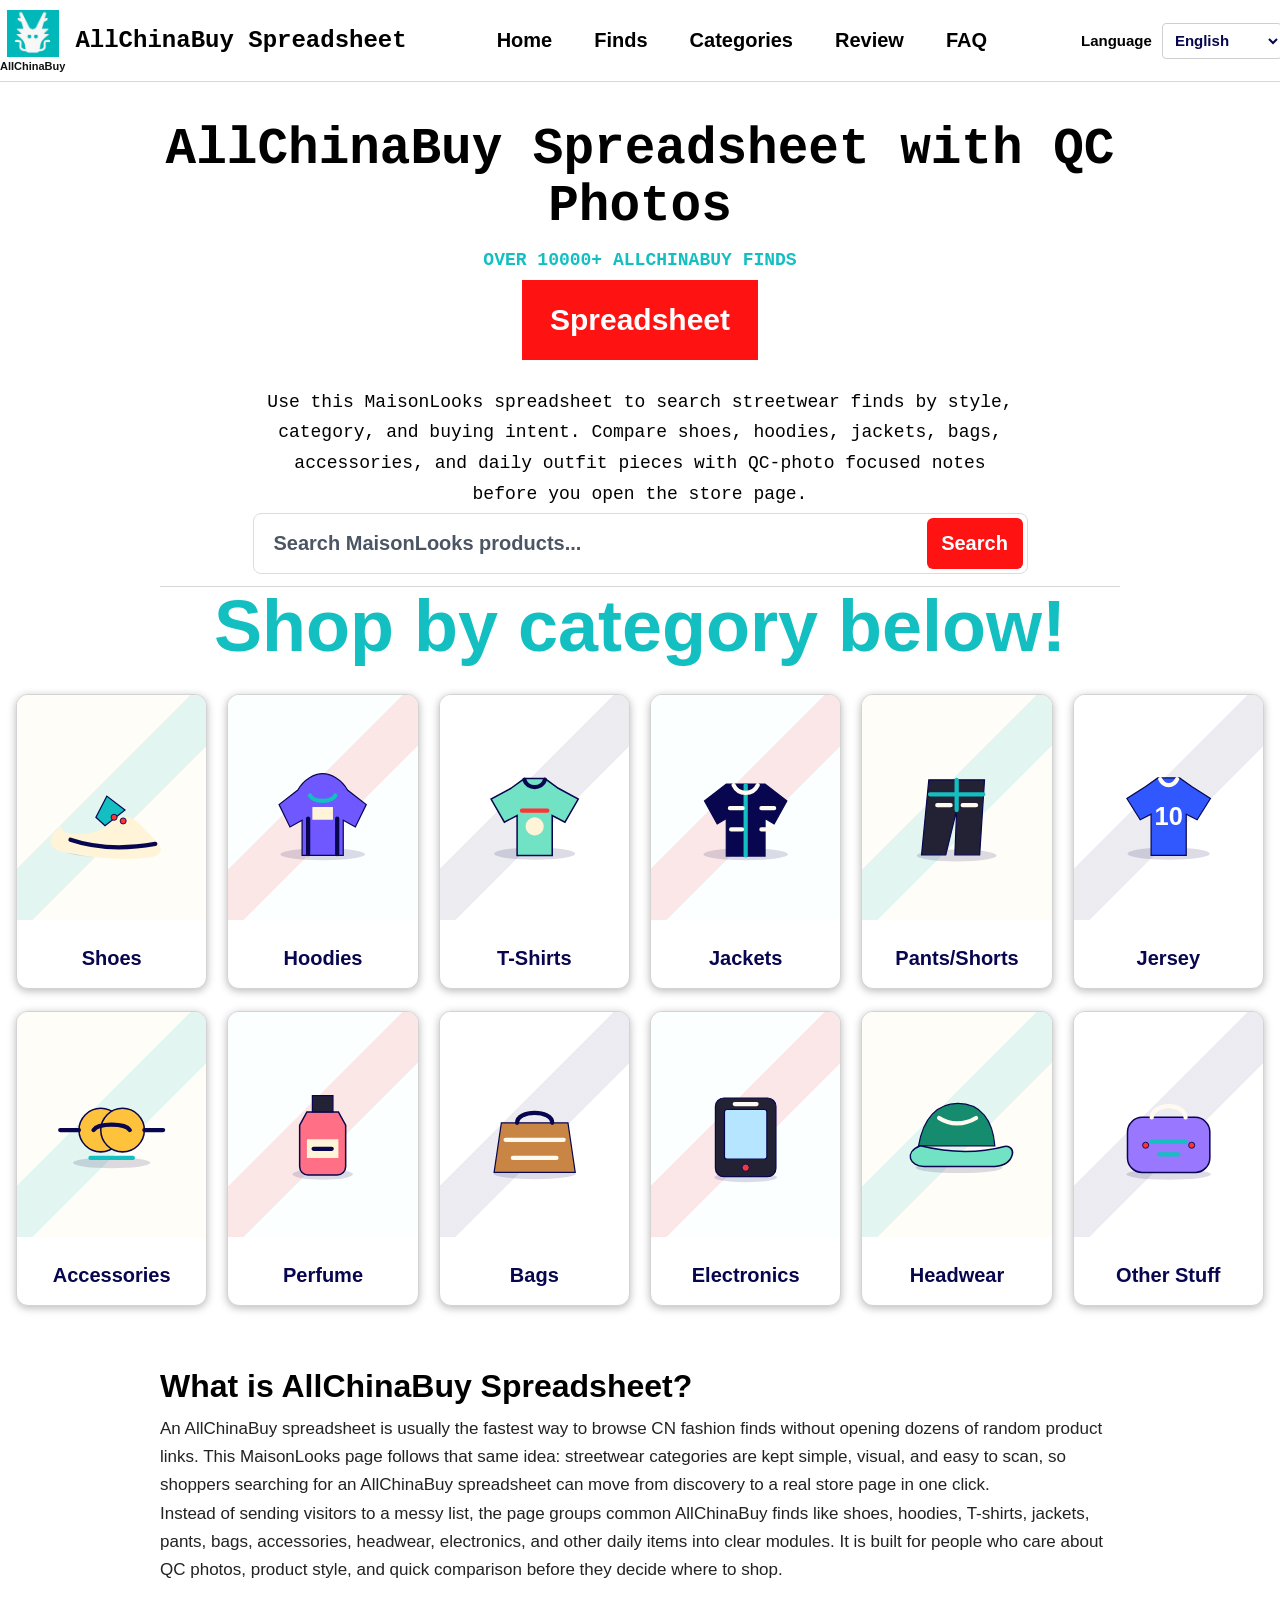
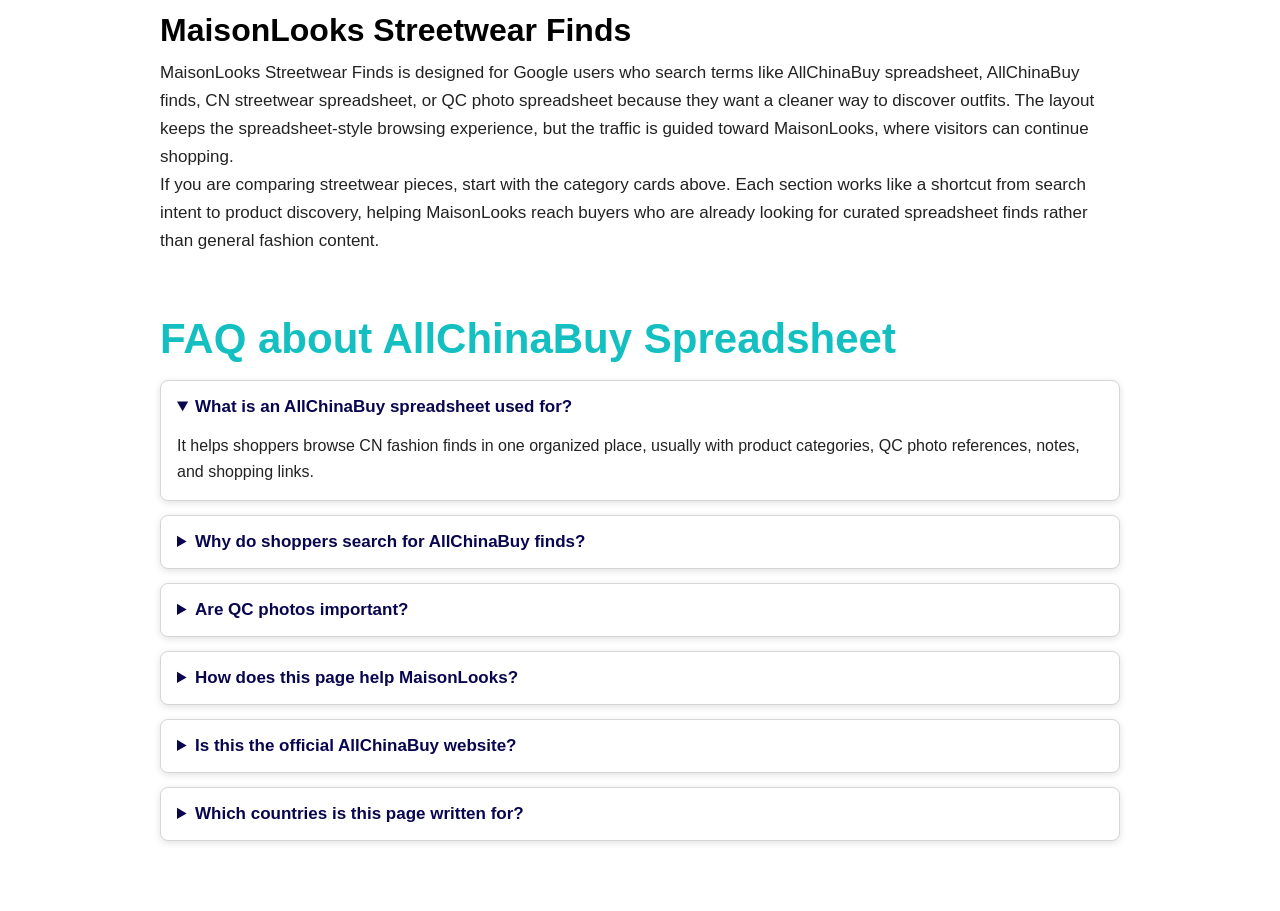
<file: index.html>
﻿<!doctype html>
<html lang="en">
  <head>
    <meta charset="utf-8" />
    <meta name="viewport" content="width=device-width, initial-scale=1" />
    <title>AllChinaBuy Spreadsheet | MaisonLooks Finds with QC Photos</title>
    <meta
      name="description"
      content="Browse an AllChinaBuy spreadsheet-style streetwear directory with QC photos, MaisonLooks finds, and quick category links for shoes, hoodies, jackets, bags, accessories, and more."
    />
    <meta name="robots" content="index, follow" />
    <meta name="theme-color" content="#43c7a8" />
    <link rel="canonical" href="https://acgrid.net/" />
    <link rel="icon" type="image/png" href="assets/site-icon.png" />
    <link rel="apple-touch-icon" href="assets/site-icon.png" />
    <link rel="stylesheet" href="styles.css?v=4" />
    <meta property="og:type" content="website" />
    <meta property="og:url" content="https://acgrid.net/" />
    <meta property="og:title" content="AllChinaBuy Spreadsheet | MaisonLooks Finds with QC Photos" />
    <meta
      property="og:description"
      content="Browse an AllChinaBuy spreadsheet-style streetwear directory with QC photos, MaisonLooks finds, and quick category links."
    />
    <meta property="og:image" content="https://acgrid.net/assets/site-icon.png" />
    <meta name="twitter:card" content="summary" />
    <meta name="twitter:title" content="AllChinaBuy Spreadsheet | MaisonLooks Finds with QC Photos" />
    <meta
      name="twitter:description"
      content="Browse AllChinaBuy spreadsheet-style streetwear finds with QC photos and MaisonLooks category links."
    />
    <script type="application/ld+json">
      {
        "@context": "https://schema.org",
        "@graph": [
          {
            "@type": "WebSite",
            "@id": "https://acgrid.net/#website",
            "url": "https://acgrid.net/",
            "name": "AllChinaBuy Spreadsheet",
            "alternateName": "AlIChinaBuy Spreadsheet",
            "description": "AllChinaBuy spreadsheet-style streetwear directory with QC photos, MaisonLooks finds, and category links.",
            "inLanguage": "en"
          },
          {
            "@type": "WebPage",
            "@id": "https://acgrid.net/#webpage",
            "url": "https://acgrid.net/",
            "name": "AllChinaBuy Spreadsheet | MaisonLooks Finds with QC Photos",
            "isPartOf": { "@id": "https://acgrid.net/#website" },
            "description": "Browse AllChinaBuy spreadsheet-style streetwear finds with QC photos, category shortcuts, and MaisonLooks shopping links.",
            "dateModified": "2026-06-03",
            "primaryImageOfPage": {
              "@type": "ImageObject",
              "url": "https://acgrid.net/assets/site-icon.png"
            }
          },
          {
            "@type": "FAQPage",
            "@id": "https://acgrid.net/#faq-schema",
            "mainEntity": [
              {
                "@type": "Question",
                "name": "What is an AllChinaBuy spreadsheet used for?",
                "acceptedAnswer": {
                  "@type": "Answer",
                  "text": "It helps shoppers browse CN fashion finds in one organized place, usually with product categories, QC photo references, notes, and shopping links."
                }
              },
              {
                "@type": "Question",
                "name": "Why do shoppers search for AllChinaBuy finds?",
                "acceptedAnswer": {
                  "@type": "Answer",
                  "text": "Most users want faster discovery. They are looking for shoes, hoodies, jackets, bags, accessories, and streetwear pieces without sorting through unrelated listings."
                }
              },
              {
                "@type": "Question",
                "name": "Are QC photos important?",
                "acceptedAnswer": {
                  "@type": "Answer",
                  "text": "Yes. QC photos help shoppers compare shape, color, print placement, material texture, and overall product accuracy before buying."
                }
              },
              {
                "@type": "Question",
                "name": "How does this page help MaisonLooks?",
                "acceptedAnswer": {
                  "@type": "Answer",
                  "text": "It captures search intent around AllChinaBuy spreadsheet keywords and turns that traffic into category-level visits to the MaisonLooks store."
                }
              },
              {
                "@type": "Question",
                "name": "Is this the official AllChinaBuy website?",
                "acceptedAnswer": {
                  "@type": "Answer",
                  "text": "No. This is an independent discovery page for MaisonLooks streetwear shoppers. It uses a spreadsheet-style layout to make browsing easier."
                }
              },
              {
                "@type": "Question",
                "name": "Which countries is this page written for?",
                "acceptedAnswer": {
                  "@type": "Answer",
                  "text": "The content is prepared for English and major European languages so shoppers in the United States, United Kingdom, Germany, France, Spain, Italy, Portugal, and the Netherlands can read it more comfortably."
                }
              }
            ]
          }
        ]
      }
    </script>
  </head>
  <body>
    <header class="site-header">
      <a class="logo" href="#top" style="display: inline-flex; align-items: center; gap: 10px;">
        <span class="logo-lockup" style="display: inline-flex; flex-direction: column; align-items: center; line-height: 1;">
          <img
            class="logo-icon"
            src="assets/original-icon.png?v=3"
            alt="AlIChinaBuy AllChinaBuy spreadsheet site icon for QC photos and streetwear finds"
            width="229"
            height="210"
            decoding="async"
            style="width: auto; height: 48px; object-fit: contain;"
          />
          <span class="logo-caption" aria-hidden="true" style="display: block; margin-top: 3px; color: #111; font-family: Arial, Helvetica, sans-serif; font-size: 11px; font-weight: 800; letter-spacing: 0;">AlIChinaBuy</span>
        </span>
        <span data-i18n="brand">AllChinaBuy Spreadsheet</span>
      </a>
      <nav class="nav" aria-label="Site navigation">
        <a href="index.html" data-i18n="navHome">Home</a>
        <a href="finds.html">Finds</a>
        <a href="categories.html">Categories</a>
        <a href="review.html">Review</a>
        <a href="#faq" data-i18n="navFaq">FAQ</a>
      </nav>
      <div class="header-tools" aria-label="Reading and language tools">
        <label class="language-label" for="languageSelect" data-i18n="languageLabel">Language</label>
        <select id="languageSelect" class="language-select" aria-label="Language">
          <option value="en">English</option>
          <option value="de">Deutsch</option>
          <option value="fr">Francais</option>
          <option value="es">Espanol</option>
          <option value="it">Italiano</option>
          <option value="pt">Portugues</option>
          <option value="nl">Nederlands</option>
        </select>
        <button id="themeToggle" class="theme-toggle" type="button" data-i18n="themeDark">Night</button>
      </div>
    </header>

    <main id="top">
      <section class="hero">
        <h1 data-i18n="heroTitle">AllChinaBuy Spreadsheet with QC Photos</h1>
        <p class="hero-kicker"><span data-i18n="heroTopBefore">OVER 10000+</span> <span>ALLCHINABUY</span> <span data-i18n="heroTopAfter">FINDS</span></p>
        <a class="red-button" href="#spreadsheet" data-i18n="heroSpreadsheet">Spreadsheet</a>
        <p>
          <span data-i18n="heroText">Use this MaisonLooks spreadsheet to search streetwear finds by style, category, and buying intent. Compare shoes, hoodies, jackets, bags, accessories, and daily outfit pieces with QC-photo focused notes before you open the store page.</span>
        </p>
        <form class="store-search" id="storeSearch" role="search" aria-label="Search MaisonLooks store" action="https://streetstyle.maisonlooks.com/en/search" method="get" onsubmit="return openMaisonLooksSearch(event)">
          <input id="storeSearchInput" name="q" type="search" aria-label="Search MaisonLooks AllChinaBuy spreadsheet finds" data-i18n-placeholder="searchPlaceholder" placeholder="Search MaisonLooks products..." />
          <button type="submit" data-i18n="searchButton">Search</button>
        </form>
      </section>

      <section id="categories" class="categories">
        <h2 data-i18n="categoryHeading">Shop by category below!</h2>
        <div class="grid">
          <a id="shoes" class="card" href="https://streetstyle.maisonlooks.com/en?categorySlug=shoes" aria-label="Shop shoes from the AllChinaBuy spreadsheet with QC photos">
            <svg class="vector-art" viewBox="0 0 240 180" role="img" aria-label="Shoes category for AllChinaBuy spreadsheet finds">
              <ellipse class="shadow" cx="120" cy="149" rx="76" ry="10" />
              <path class="cream" d="M43 118c32 7 56 1 79-18 14-12 30-11 45 5l30 31c8 8 4 20-8 22-52 8-104 2-153-9-18-4-22-18-11-30l9-10c3-3 4 6 9 9z" />
              <path class="teal" d="M94 93l18-35 30 23-33 26z" />
              <path class="ink-line" d="M52 130c41 14 88 16 140 7" />
              <circle class="coral" cx="124" cy="93" r="5" />
              <circle class="coral" cx="139" cy="99" r="5" />
            </svg>
            <h3 data-i18n="catShoes">Shoes</h3>
          </a>
          <a id="hoodies" class="card" href="https://streetstyle.maisonlooks.com/en?categorySlug=hoodies" aria-label="Shop hoodies from the AllChinaBuy spreadsheet with QC photos">
            <svg class="vector-art" viewBox="0 0 240 180" role="img" aria-label="Hoodies category for AllChinaBuy spreadsheet finds">
              <ellipse class="shadow" cx="120" cy="154" rx="70" ry="10" />
              <path class="lavender" d="M79 48c10-18 28-27 41-27s31 9 41 27l31 24-18 37-20-11v58H86V98l-20 11-18-37 31-24z" />
              <path class="teal-stroke" d="M99 57c7 12 35 12 42 0" />
              <path class="ink-line" d="M96 154V95m48 59V95" />
              <path class="cream" d="M103 76h34v21h-34z" />
            </svg>
            <h3 data-i18n="catHoodies">Hoodies</h3>
          </a>
          <a id="tshirts" class="card" href="https://streetstyle.maisonlooks.com/en?categorySlug=t-shirts" aria-label="Shop T-shirts from the AllChinaBuy spreadsheet with QC photos">
            <svg class="vector-art" viewBox="0 0 240 180" role="img" aria-label="T-shirts category for AllChinaBuy spreadsheet finds">
              <ellipse class="shadow" cx="120" cy="153" rx="67" ry="10" />
              <path class="mint" d="M81 45l22-16h34l22 16 33 18-22 38-21-11v66H91V90l-21 11-22-38z" />
              <path class="ink-line" d="M103 31c5 16 29 16 34 0" />
              <path class="coral-stroke" d="M99 82h42" />
              <circle class="cream" cx="120" cy="108" r="15" />
            </svg>
            <h3 data-i18n="catTshirts">T-Shirts</h3>
          </a>
          <a id="jackets" class="card" href="https://streetstyle.maisonlooks.com/en?categorySlug=jackets" aria-label="Shop jackets from the AllChinaBuy spreadsheet with QC photos">
            <svg class="vector-art" viewBox="0 0 240 180" role="img" aria-label="Jackets category for AllChinaBuy spreadsheet finds">
              <ellipse class="shadow" cx="120" cy="154" rx="70" ry="10" />
              <path class="navy" d="M88 38h64l36 28-21 38-15-9v62H88V95l-15 9-21-38z" />
              <path class="teal-stroke" d="M120 40v116" />
              <path class="cream-stroke" d="M94 78h21m31 0h21M96 113h18m32 0h18" />
              <path class="cream-stroke" d="M100 40c8 17 32 17 40 0" />
            </svg>
            <h3 data-i18n="catJackets">Jackets</h3>
          </a>
          <a id="pants" class="card" href="https://streetstyle.maisonlooks.com/en?categorySlug=pants" aria-label="Shop pants and shorts from the AllChinaBuy spreadsheet with QC photos">
            <svg class="vector-art" viewBox="0 0 240 180" role="img" aria-label="Pants and shorts category for AllChinaBuy spreadsheet finds">
              <ellipse class="shadow" cx="120" cy="156" rx="66" ry="10" />
              <path class="charcoal" d="M74 31h92l-8 124h-41l3-74-18 74H62z" />
              <path class="teal-stroke" d="M76 55h88M120 31v50" />
              <path class="cream-stroke" d="M88 73h22m42 0h-22" />
            </svg>
            <h3 data-i18n="catPants">Pants/Shorts</h3>
          </a>
          <a id="jersey" class="card" href="https://streetstyle.maisonlooks.com/en?categorySlug=jersey" aria-label="Shop jerseys from the AllChinaBuy spreadsheet with QC photos">
            <svg class="vector-art" viewBox="0 0 240 180" role="img" aria-label="Jersey category for AllChinaBuy spreadsheet finds">
              <ellipse class="shadow" cx="120" cy="153" rx="68" ry="10" />
              <path class="royal" d="M82 42l20-14h36l20 14 31 20-22 35-18-9v68H91V88l-18 9-22-35z" />
              <path class="cream-stroke" d="M106 30c6 13 22 13 28 0" />
              <text x="120" y="105" text-anchor="middle" class="number">10</text>
            </svg>
            <h3 data-i18n="catJersey">Jersey</h3>
          </a>
          <a id="accessories" class="card" href="https://streetstyle.maisonlooks.com/en?categorySlug=accessories" aria-label="Shop accessories from the AllChinaBuy spreadsheet with QC photos">
            <svg class="vector-art" viewBox="0 0 240 180" role="img" aria-label="Accessories category for AllChinaBuy spreadsheet finds">
              <ellipse class="shadow" cx="120" cy="140" rx="64" ry="9" />
              <circle class="amber" cx="102" cy="86" r="36" />
              <circle class="amber" cx="138" cy="86" r="36" />
              <path class="ink-line" d="M66 86H35m170 0h-31M90 86c8-12 52-12 60 0" />
              <path class="teal-stroke" d="M85 132h70" />
            </svg>
            <h3 data-i18n="catAccessories">Accessories</h3>
          </a>
          <a id="perfume" class="card" href="https://streetstyle.maisonlooks.com/en?categorySlug=perfume" aria-label="Shop perfume and fragrances from the AllChinaBuy spreadsheet with QC photos">
            <svg class="vector-art" viewBox="0 0 240 180" role="img" aria-label="Perfume category for AllChinaBuy spreadsheet finds">
              <ellipse class="shadow" cx="120" cy="159" rx="50" ry="9" />
              <path class="rose" d="M94 56h52l12 22v68c0 8-6 14-14 14H96c-8 0-14-6-14-14V78z" />
              <path class="charcoal" d="M103 29h34v27h-34z" />
              <path class="cream" d="M94 101h52v31H94z" />
              <path class="ink-line" d="M105 117h30" />
            </svg>
            <h3 data-i18n="catPerfume">Perfume</h3>
          </a>
          <a id="bags" class="card" href="https://streetstyle.maisonlooks.com/en?categorySlug=bags" aria-label="Shop bags and backpacks from the AllChinaBuy spreadsheet with QC photos">
            <svg class="vector-art" viewBox="0 0 240 180" role="img" aria-label="Bags category for AllChinaBuy spreadsheet finds">
              <ellipse class="shadow" cx="120" cy="158" rx="68" ry="9" />
              <path class="tan" d="M65 74h110l12 82H53z" />
              <path class="ink-line" d="M91 74c0-22 58-22 58 0" />
              <path class="cream-stroke" d="M72 102h96M84 132h72" />
            </svg>
            <h3 data-i18n="catBags">Bags</h3>
          </a>
          <a id="electronics" class="card" href="https://streetstyle.maisonlooks.com/en?categorySlug=electronics" aria-label="Shop electronics from the AllChinaBuy spreadsheet with QC photos">
            <svg class="vector-art" viewBox="0 0 240 180" role="img" aria-label="Electronics category for AllChinaBuy spreadsheet finds">
              <ellipse class="shadow" cx="120" cy="164" rx="52" ry="8" />
              <rect class="charcoal" x="70" y="33" width="100" height="130" rx="14" />
              <rect class="sky" x="85" y="52" width="70" height="82" rx="4" />
              <circle class="coral" cx="120" cy="148" r="6" />
              <path class="cream-stroke" d="M102 43h36" />
            </svg>
            <h3 data-i18n="catElectronics">Electronics</h3>
          </a>
          <a id="headwear" class="card" href="https://streetstyle.maisonlooks.com/en?categorySlug=headwear" aria-label="Shop headwear and hats from the AllChinaBuy spreadsheet with QC photos">
            <svg class="vector-art" viewBox="0 0 240 180" role="img" aria-label="Headwear category for AllChinaBuy spreadsheet finds">
              <ellipse class="shadow" cx="124" cy="148" rx="72" ry="9" />
              <path class="forest" d="M57 112c8-46 31-70 65-70 38 0 58 28 61 70H57z" />
              <path class="mint" d="M60 112c49 12 94 13 139 1 8-2 15 5 13 13-3 12-13 19-29 20H66c-23 0-34-23-6-34z" />
              <path class="cream-stroke" d="M91 66c18 12 41 12 61 0" />
            </svg>
            <h3 data-i18n="catHeadwear">Headwear</h3>
          </a>
          <a id="other" class="card" href="https://streetstyle.maisonlooks.com/en?categorySlug=other" aria-label="Shop all other AllChinaBuy spreadsheet finds with QC photos">
            <svg class="vector-art" viewBox="0 0 240 180" role="img" aria-label="Other category for AllChinaBuy spreadsheet finds">
              <ellipse class="shadow" cx="120" cy="159" rx="70" ry="9" />
              <path class="purple" d="M76 65h88c13 0 24 11 24 24v43c0 13-11 24-24 24H76c-13 0-24-11-24-24V89c0-13 11-24 24-24z" />
              <path class="cream-stroke" d="M92 65c3-25 53-25 56 0" />
              <path class="teal-stroke" d="M92 105h56M104 126h32" />
              <circle class="coral" cx="82" cy="111" r="5" />
              <circle class="coral" cx="158" cy="111" r="5" />
            </svg>
            <h3 data-i18n="catOther">Other Stuff</h3>
          </a>
        </div>
      </section>

      <section id="spreadsheet" class="seo">
        <h2 data-i18n="seoTitle1">What is AllChinaBuy Spreadsheet?</h2>
        <p data-i18n="seoP1">
          An AllChinaBuy spreadsheet is usually the fastest way to browse CN fashion finds without opening dozens of random product links. This MaisonLooks page follows that same idea: streetwear categories are kept simple, visual, and easy to scan, so shoppers searching for an AllChinaBuy spreadsheet can move from discovery to a real store page in one click.
        </p>
        <p data-i18n="seoP2">
          Instead of sending visitors to a messy list, the page groups common AllChinaBuy finds like shoes, hoodies, T-shirts, jackets, pants, bags, accessories, headwear, electronics, and other daily items into clear modules. It is built for people who care about QC photos, product style, and quick comparison before they decide where to shop.
        </p>
        <h2 data-i18n="seoTitle2">MaisonLooks Streetwear Finds</h2>
        <p data-i18n="seoP3">
          MaisonLooks Streetwear Finds is designed for Google users who search terms like AllChinaBuy spreadsheet, AllChinaBuy finds, CN streetwear spreadsheet, or QC photo spreadsheet because they want a cleaner way to discover outfits. The layout keeps the spreadsheet-style browsing experience, but the traffic is guided toward MaisonLooks, where visitors can continue shopping.
        </p>
        <p data-i18n="seoP4">
          If you are comparing streetwear pieces, start with the category cards above. Each section works like a shortcut from search intent to product discovery, helping MaisonLooks reach buyers who are already looking for curated spreadsheet finds rather than general fashion content.
        </p>
      </section>

      <section id="faq" class="faq-section">
        <h2 data-i18n="faqTitle">FAQ about AllChinaBuy Spreadsheet</h2>
        <div class="faq-grid">
          <details open>
            <summary data-i18n="faqQ1">What is an AllChinaBuy spreadsheet used for?</summary>
            <p data-i18n="faqA1">It helps shoppers browse CN fashion finds in one organized place, usually with product categories, QC photo references, notes, and shopping links.</p>
          </details>
          <details>
            <summary data-i18n="faqQ2">Why do shoppers search for AllChinaBuy finds?</summary>
            <p data-i18n="faqA2">Most users want faster discovery. They are looking for shoes, hoodies, jackets, bags, accessories, and streetwear pieces without sorting through unrelated listings.</p>
          </details>
          <details>
            <summary data-i18n="faqQ3">Are QC photos important?</summary>
            <p data-i18n="faqA3">Yes. QC photos help shoppers compare shape, color, print placement, material texture, and overall product accuracy before buying.</p>
          </details>
          <details>
            <summary data-i18n="faqQ4">How does this page help MaisonLooks?</summary>
            <p data-i18n="faqA4">It captures search intent around AllChinaBuy spreadsheet keywords and turns that traffic into category-level visits to the MaisonLooks store.</p>
          </details>
          <details>
            <summary data-i18n="faqQ5">Is this the official AllChinaBuy website?</summary>
            <p data-i18n="faqA5">No. This is an independent discovery page for MaisonLooks streetwear shoppers. It uses a spreadsheet-style layout to make browsing easier.</p>
          </details>
          <details>
            <summary data-i18n="faqQ6">Which countries is this page written for?</summary>
            <p data-i18n="faqA6">The content is prepared for English and major European languages so shoppers in the United States, United Kingdom, Germany, France, Spain, Italy, Portugal, and the Netherlands can read it more comfortably.</p>
          </details>
        </div>
      </section>
    </main>
    <script src="js/site.js?v=6"></script>
  </body>
</html>
</file>
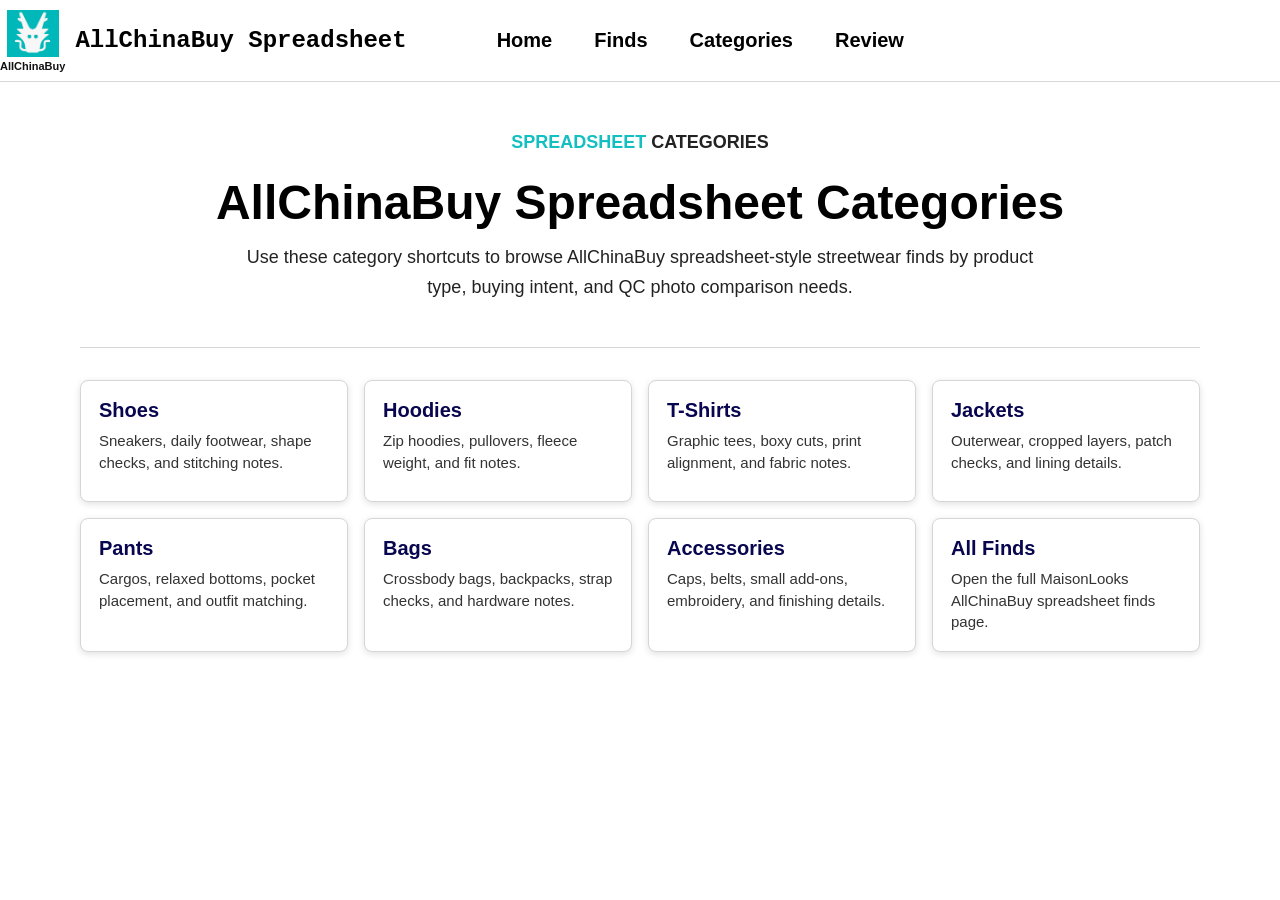
<file: categories.html>
<!doctype html>
<html lang="en">
  <head>
    <meta charset="utf-8" />
    <meta name="viewport" content="width=device-width, initial-scale=1" />
    <title>AllChinaBuy Spreadsheet Categories | Shoes Hoodies Bags QC Photos</title>
    <meta
      name="description"
      content="Explore AllChinaBuy spreadsheet categories for MaisonLooks streetwear finds, including shoes, hoodies, T-shirts, jackets, pants, bags, accessories, and QC photo-focused picks."
    />
    <meta name="robots" content="index, follow" />
    <meta name="theme-color" content="#43c7a8" />
    <link rel="canonical" href="https://acgrid.net/categories.html" />
    <link rel="icon" type="image/png" href="assets/site-icon.png" />
    <link rel="apple-touch-icon" href="assets/site-icon.png" />
    <link rel="stylesheet" href="styles.css?v=5" />
    <meta property="og:type" content="website" />
    <meta property="og:url" content="https://acgrid.net/categories.html" />
    <meta property="og:title" content="AllChinaBuy Spreadsheet Categories" />
    <meta property="og:description" content="Browse AllChinaBuy spreadsheet categories for streetwear finds and QC photo discovery." />
    <meta property="og:image" content="https://acgrid.net/assets/site-icon.png" />
    <script type="application/ld+json">
      {
        "@context": "https://schema.org",
        "@type": "CollectionPage",
        "@id": "https://acgrid.net/categories.html#webpage",
        "url": "https://acgrid.net/categories.html",
        "name": "AllChinaBuy Spreadsheet Categories",
        "isPartOf": { "@id": "https://acgrid.net/#website" },
        "description": "Category landing page for AllChinaBuy spreadsheet streetwear finds with QC photo-focused browsing.",
        "inLanguage": "en"
      }
    </script>
  </head>
  <body>
    <header class="site-header">
      <a class="logo" href="index.html">
        <span class="logo-lockup">
          <img class="logo-icon" src="assets/original-icon.png?v=3" alt="AlIChinaBuy AllChinaBuy spreadsheet category icon for QC photos" width="229" height="210" decoding="async" />
          <span class="logo-caption" aria-hidden="true">AlIChinaBuy</span>
        </span>
        <span>AllChinaBuy Spreadsheet</span>
      </a>
      <nav class="nav" aria-label="Site navigation">
        <a href="index.html">Home</a>
        <a href="finds.html">Finds</a>
        <a href="categories.html" aria-current="page">Categories</a>
        <a href="review.html">Review</a>
      </nav>
    </header>

    <main>
      <section class="page-hero">
        <p class="hero-kicker"><span>SPREADSHEET</span> CATEGORIES</p>
        <h1>AllChinaBuy Spreadsheet Categories</h1>
        <p>
          Use these category shortcuts to browse AllChinaBuy spreadsheet-style streetwear finds by product type, buying intent, and QC photo comparison needs.
        </p>
      </section>

      <section class="directory-grid" aria-label="AllChinaBuy spreadsheet categories">
        <a href="finds.html?q=shoes" aria-label="Browse AllChinaBuy spreadsheet shoes with QC photos"><strong>Shoes</strong><span>Sneakers, daily footwear, shape checks, and stitching notes.</span></a>
        <a href="finds.html?q=hoodie" aria-label="Browse AllChinaBuy spreadsheet hoodies with QC photos"><strong>Hoodies</strong><span>Zip hoodies, pullovers, fleece weight, and fit notes.</span></a>
        <a href="finds.html?q=t-shirt" aria-label="Browse AllChinaBuy spreadsheet T-shirts with QC photos"><strong>T-Shirts</strong><span>Graphic tees, boxy cuts, print alignment, and fabric notes.</span></a>
        <a href="finds.html?q=jacket" aria-label="Browse AllChinaBuy spreadsheet jackets with QC photos"><strong>Jackets</strong><span>Outerwear, cropped layers, patch checks, and lining details.</span></a>
        <a href="finds.html?q=pants" aria-label="Browse AllChinaBuy spreadsheet pants with QC photos"><strong>Pants</strong><span>Cargos, relaxed bottoms, pocket placement, and outfit matching.</span></a>
        <a href="finds.html?q=bag" aria-label="Browse AllChinaBuy spreadsheet bags with QC photos"><strong>Bags</strong><span>Crossbody bags, backpacks, strap checks, and hardware notes.</span></a>
        <a href="finds.html?q=accessories" aria-label="Browse AllChinaBuy spreadsheet accessories with QC photos"><strong>Accessories</strong><span>Caps, belts, small add-ons, embroidery, and finishing details.</span></a>
        <a href="finds.html" aria-label="Browse all AllChinaBuy spreadsheet finds with QC photos"><strong>All Finds</strong><span>Open the full MaisonLooks AllChinaBuy spreadsheet finds page.</span></a>
      </section>
    </main>
  </body>
</html>
</file>
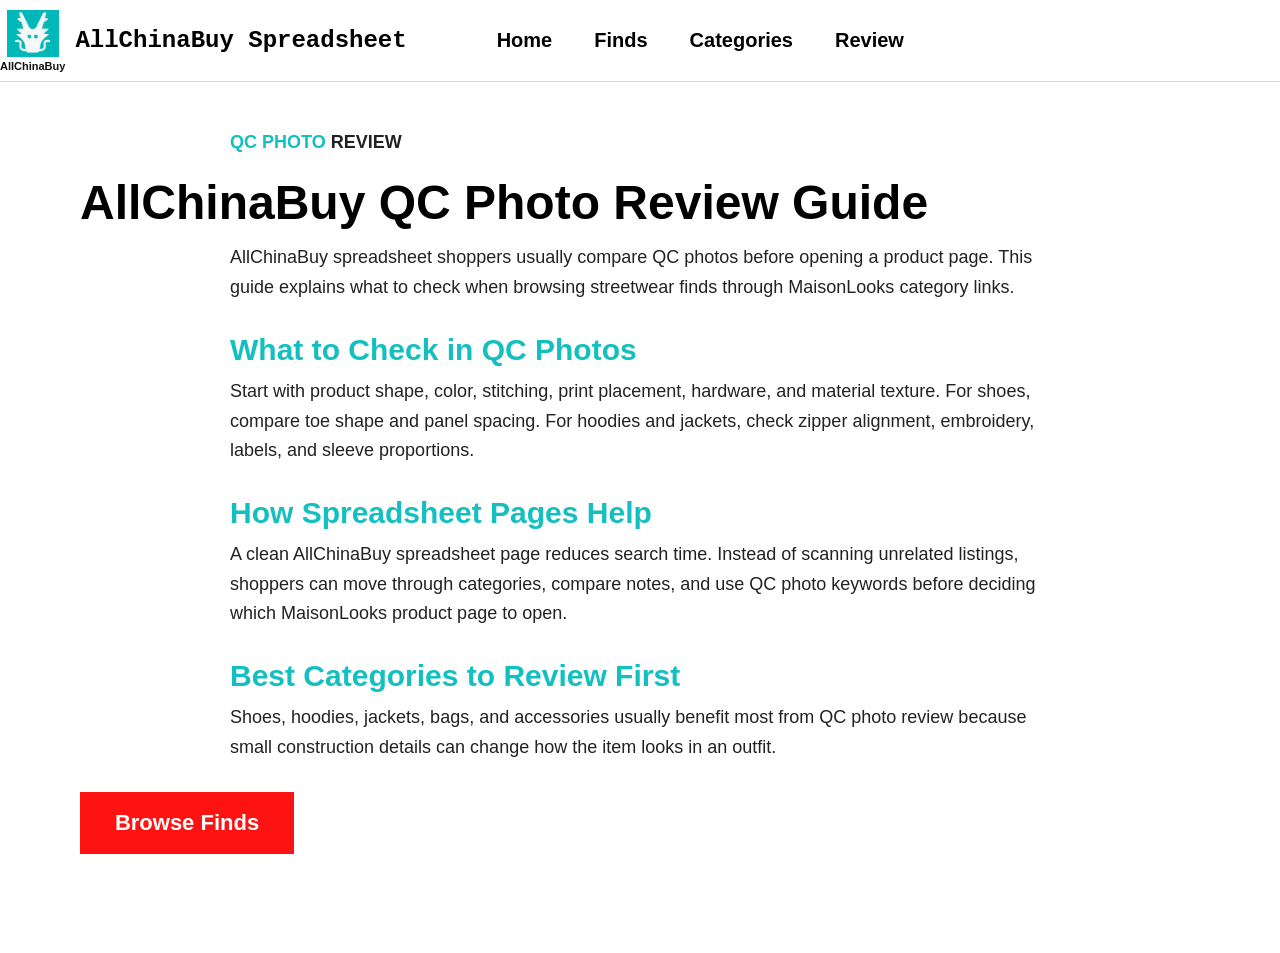
<file: review.html>
<!doctype html>
<html lang="en">
  <head>
    <meta charset="utf-8" />
    <meta name="viewport" content="width=device-width, initial-scale=1" />
    <title>AllChinaBuy QC Photo Review | Spreadsheet Buying Guide</title>
    <meta
      name="description"
      content="Read an AllChinaBuy QC photo review guide for spreadsheet shoppers comparing streetwear finds, product shape, print placement, materials, sizing, and MaisonLooks category picks."
    />
    <meta name="robots" content="index, follow" />
    <meta name="theme-color" content="#43c7a8" />
    <link rel="canonical" href="https://acgrid.net/review.html" />
    <link rel="icon" type="image/png" href="assets/site-icon.png" />
    <link rel="apple-touch-icon" href="assets/site-icon.png" />
    <link rel="stylesheet" href="styles.css?v=5" />
    <meta property="og:type" content="article" />
    <meta property="og:url" content="https://acgrid.net/review.html" />
    <meta property="og:title" content="AllChinaBuy QC Photo Review Guide" />
    <meta property="og:description" content="A practical QC photo review guide for AllChinaBuy spreadsheet shoppers and MaisonLooks streetwear finds." />
    <meta property="og:image" content="https://acgrid.net/assets/site-icon.png" />
    <script type="application/ld+json">
      {
        "@context": "https://schema.org",
        "@type": "Article",
        "@id": "https://acgrid.net/review.html#article",
        "url": "https://acgrid.net/review.html",
        "headline": "AllChinaBuy QC Photo Review Guide",
        "description": "A practical guide for reviewing QC photos when browsing AllChinaBuy spreadsheet finds and MaisonLooks streetwear categories.",
        "dateModified": "2026-06-03",
        "image": "https://acgrid.net/assets/site-icon.png",
        "mainEntityOfPage": "https://acgrid.net/review.html"
      }
    </script>
  </head>
  <body>
    <header class="site-header">
      <a class="logo" href="index.html">
        <span class="logo-lockup">
          <img class="logo-icon" src="assets/original-icon.png?v=3" alt="AlIChinaBuy AllChinaBuy spreadsheet review icon for QC photo buying guide" width="229" height="210" decoding="async" />
          <span class="logo-caption" aria-hidden="true">AlIChinaBuy</span>
        </span>
        <span>AllChinaBuy Spreadsheet</span>
      </a>
      <nav class="nav" aria-label="Site navigation">
        <a href="index.html">Home</a>
        <a href="finds.html">Finds</a>
        <a href="categories.html">Categories</a>
        <a href="review.html" aria-current="page">Review</a>
      </nav>
    </header>

    <main>
      <article class="article-page">
        <p class="hero-kicker"><span>QC PHOTO</span> REVIEW</p>
        <h1>AllChinaBuy QC Photo Review Guide</h1>
        <p>
          AllChinaBuy spreadsheet shoppers usually compare QC photos before opening a product page. This guide explains what to check when browsing streetwear finds through MaisonLooks category links.
        </p>

        <h2>What to Check in QC Photos</h2>
        <p>
          Start with product shape, color, stitching, print placement, hardware, and material texture. For shoes, compare toe shape and panel spacing. For hoodies and jackets, check zipper alignment, embroidery, labels, and sleeve proportions.
        </p>

        <h2>How Spreadsheet Pages Help</h2>
        <p>
          A clean AllChinaBuy spreadsheet page reduces search time. Instead of scanning unrelated listings, shoppers can move through categories, compare notes, and use QC photo keywords before deciding which MaisonLooks product page to open.
        </p>

        <h2>Best Categories to Review First</h2>
        <p>
          Shoes, hoodies, jackets, bags, and accessories usually benefit most from QC photo review because small construction details can change how the item looks in an outfit.
        </p>

        <a class="red-button compact-button" href="finds.html">Browse Finds</a>
      </article>
    </main>
  </body>
</html>
</file>
<file: styles.css>
* {
  box-sizing: border-box;
}

html {
  scroll-behavior: smooth;
  scroll-padding-top: 84px;
}

body {
  margin: 0;
  background: #fff;
  color: #000;
  font-family: "Courier New", Courier, monospace;
  transition: background-color 180ms ease, color 180ms ease;
}

a {
  color: inherit;
  text-decoration: none;
}

.site-header {
  position: sticky;
  top: 0;
  z-index: 100;
  display: flex;
  align-items: center;
  min-height: 82px;
  border-bottom: 1px solid #d8d8d8;
  background: #fff;
  overflow-x: auto;
  white-space: nowrap;
  gap: 48px;
  padding-right: clamp(90px, 10vw, 180px);
}

.logo {
  display: inline-flex;
  align-items: center;
  gap: 10px;
  flex: 0 0 auto;
  padding: 0 0 0 0;
  margin-right: 42px;
  font-size: 24px;
  font-weight: 900;
  letter-spacing: 0;
}

.logo-lockup {
  display: inline-flex;
  align-items: center;
  flex: 0 0 auto;
  flex-direction: column;
  justify-content: center;
  line-height: 1;
}

.logo-icon {
  width: auto;
  height: 48px;
  flex: 0 0 auto;
  object-fit: contain;
}

.logo-caption {
  margin-top: 3px;
  color: #111;
  font-family: Arial, Helvetica, sans-serif;
  font-size: 11px;
  font-weight: 800;
  letter-spacing: 0;
}

.nav {
  display: flex;
  align-items: center;
  gap: 42px;
  min-width: max-content;
  padding-right: 28px;
  font-family: Arial, Helvetica, sans-serif;
  font-size: 20px;
  font-weight: 900;
}

.nav a:hover {
  text-decoration: underline;
}

.header-tools {
  display: flex;
  align-items: center;
  gap: 10px;
  margin-left: 18px;
  font-family: Arial, Helvetica, sans-serif;
}

.language-label {
  font-size: 15px;
  font-weight: 900;
}

.language-select,
.theme-toggle {
  min-height: 36px;
  border: 1px solid #cfcfcf;
  border-radius: 4px;
  background: #fff;
  color: #08064f;
  font-family: Arial, Helvetica, sans-serif;
  font-size: 15px;
  font-weight: 900;
}

.language-select {
  padding: 0 8px;
}

.theme-toggle {
  min-width: 72px;
  cursor: pointer;
}

main {
  max-width: 1490px;
  margin: 0 auto;
}

.hero {
  width: 960px;
  max-width: calc(100% - 40px);
  margin: 0 auto;
  padding: 39px 0 12px;
  border-bottom: 1px solid #d7d7d7;
  text-align: center;
}

.hero-kicker {
  margin: 0 0 5px;
  font-size: 36px;
  line-height: 1.15;
  font-weight: 900;
}

.hero-kicker span {
  color: #13bfc0;
}

.red-button {
  display: inline-flex;
  align-items: center;
  justify-content: center;
  min-width: 214px;
  min-height: 80px;
  margin: 0 auto 27px;
  padding: 0 28px;
  background: #ff1212;
  color: #fff;
  font-family: Arial, Helvetica, sans-serif;
  font-size: 30px;
  font-weight: 800;
}

.hero h1 {
  margin: 0 0 10px;
  font-size: 51px;
  line-height: 1.12;
  font-weight: 900;
}

.hero p {
  max-width: 760px;
  margin: 0 auto 4px;
  font-size: 18px;
  line-height: 1.7;
}

.store-search {
  display: grid;
  grid-template-columns: minmax(220px, 1fr) auto;
  gap: 6px;
  width: 775px;
  max-width: 100%;
  margin: 0 auto;
  border: 1px solid #d9dee3;
  border-radius: 8px;
  background: #fff;
  padding: 4px;
}

.store-search input {
  min-height: 51px;
  border: 0;
  border-radius: 6px;
  padding: 0 16px;
  color: #4b5563;
  font-family: Arial, Helvetica, sans-serif;
  font-size: 20px;
  font-weight: 800;
  outline: none;
}

.store-search button {
  min-width: 96px;
  min-height: 51px;
  border: 0;
  border-radius: 6px;
  background: #ff1212;
  color: #fff;
  cursor: pointer;
  font-family: Arial, Helvetica, sans-serif;
  font-size: 20px;
  font-weight: 900;
}

.store-search input::placeholder {
  color: #4b5563;
  opacity: 1;
}

.categories {
  width: 1490px;
  max-width: calc(100% - 32px);
  margin: 0 auto;
  padding: 0 0 34px;
  text-align: center;
}

.categories h2 {
  margin: 0 0 28px;
  color: #13bfc0;
  font-family: Arial, Helvetica, sans-serif;
  font-size: 72px;
  line-height: 1.1;
  font-weight: 800;
}

.grid {
  display: grid;
  grid-template-columns: repeat(6, 1fr);
  gap: 22px 20px;
}

.card {
  display: flex;
  min-height: 295px;
  flex-direction: column;
  justify-content: space-between;
  overflow: hidden;
  border: 1px solid #d3d3d3;
  border-radius: 12px;
  background: #fff;
  box-shadow: 0 2px 8px rgba(0, 0, 0, 0.28);
}

.vector-art {
  width: 100%;
  height: 225px;
  display: block;
  padding: 24px 22px 8px;
  background:
    linear-gradient(135deg, transparent 0 42%, rgba(19, 191, 192, 0.12) 42% 58%, transparent 58% 100%),
    #fffdf7;
  overflow: visible;
}

.shadow {
  fill: rgba(9, 6, 79, 0.14);
}

.ink-line,
.teal-stroke,
.cream-stroke,
.coral-stroke {
  fill: none;
  stroke-width: 7;
  stroke-linecap: round;
  stroke-linejoin: round;
}

.ink-line {
  stroke: #08064f;
}

.teal-stroke {
  stroke: #13bfc0;
}

.cream-stroke {
  stroke: #fffaf0;
}

.coral-stroke {
  stroke: #ff3434;
}

.cream {
  fill: #fff4d7;
}

.card:nth-child(2n) .vector-art {
  background:
    linear-gradient(135deg, transparent 0 42%, rgba(255, 18, 18, 0.1) 42% 58%, transparent 58% 100%),
    #fbffff;
}

.card:nth-child(3n) .vector-art {
  background:
    linear-gradient(135deg, transparent 0 42%, rgba(8, 6, 79, 0.08) 42% 58%, transparent 58% 100%),
    #fff;
}

.teal {
  fill: #13bfc0;
  stroke: #08064f;
  stroke-width: 2;
}

.lavender {
  fill: #6f58ff;
  stroke: #08064f;
  stroke-width: 2;
}

.mint {
  fill: #72e2c5;
  stroke: #08064f;
  stroke-width: 2.5;
}

.navy {
  fill: #08064f;
  stroke: #08064f;
  stroke-width: 2;
}

.charcoal {
  fill: #232235;
  stroke: #08064f;
  stroke-width: 2;
}

.royal {
  fill: #3158ff;
  stroke: #08064f;
  stroke-width: 2;
}

.amber {
  fill: #ffc23d;
  stroke: #08064f;
  stroke-width: 2.5;
}

.rose {
  fill: #ff6f85;
  stroke: #08064f;
  stroke-width: 2.5;
}

.tan {
  fill: #c98543;
  stroke: #08064f;
  stroke-width: 2;
}

.sky {
  fill: #b6e5ff;
  stroke: #08064f;
  stroke-width: 2;
}

.forest {
  fill: #148c6d;
  stroke: #08064f;
  stroke-width: 2;
}

.purple {
  fill: #9a77ff;
  stroke: #08064f;
  stroke-width: 2.5;
}

.coral {
  fill: #ff3434;
  stroke: #08064f;
  stroke-width: 1.5;
}

.number {
  fill: #fff;
  font-family: Arial, Helvetica, sans-serif;
  font-size: 42px;
  font-weight: 900;
}

.card h3 {
  margin: 0;
  padding: 0 8px 19px;
  color: #08064f;
  font-family: Arial, Helvetica, sans-serif;
  font-size: 20px;
  line-height: 1.1;
  font-weight: 800;
}

.card:hover h3 {
  text-decoration: underline;
}

.seo {
  width: 960px;
  max-width: calc(100% - 40px);
  margin: 20px auto 60px;
  font-family: Arial, Helvetica, sans-serif;
}

.seo h2 {
  margin: 28px 0 10px;
  font-size: 32px;
}

.seo p {
  margin: 0;
  color: #222;
  font-size: 17px;
  line-height: 1.65;
}

.faq-section {
  width: 960px;
  max-width: calc(100% - 40px);
  margin: 0 auto 70px;
  font-family: Arial, Helvetica, sans-serif;
}

.page-hero,
.finds-section,
.finds-layout,
.directory-grid,
.article-page {
  width: 1120px;
  max-width: calc(100% - 40px);
  margin: 0 auto;
  font-family: Arial, Helvetica, sans-serif;
}

.page-hero {
  padding: 46px 0 26px;
  border-bottom: 1px solid #d7d7d7;
  text-align: center;
}

.page-hero h1,
.article-page h1 {
  margin: 0 0 14px;
  font-size: 48px;
  line-height: 1.12;
}

.page-hero p,
.article-page p {
  max-width: 820px;
  margin: 0 auto 18px;
  color: #222;
  font-size: 18px;
  line-height: 1.65;
}

.search-panel {
  display: grid;
  grid-template-columns: minmax(220px, 1fr) 190px auto;
  gap: 8px;
  max-width: 860px;
  margin: 22px auto 0;
  border: 1px solid #d9dee3;
  border-radius: 8px;
  padding: 6px;
}

.search-panel input,
.search-panel select,
.search-panel button {
  min-height: 50px;
  border: 0;
  border-radius: 6px;
  font-family: Arial, Helvetica, sans-serif;
  font-size: 16px;
  font-weight: 800;
}

.search-panel input,
.search-panel select {
  background: #f7f9fb;
  color: #232235;
  padding: 0 14px;
}

.search-panel button {
  min-width: 104px;
  background: #ff1212;
  color: #fff;
  cursor: pointer;
}

.finds-layout {
  padding: 28px 0 0;
}

.category-grid,
.directory-grid {
  display: grid;
  grid-template-columns: repeat(4, 1fr);
  gap: 16px;
}

.category-card,
.directory-grid a {
  min-height: 122px;
  border: 1px solid #d6d6d6;
  border-radius: 8px;
  background: #fff;
  padding: 18px;
  color: #08064f;
  text-align: left;
  box-shadow: 0 2px 7px rgba(0, 0, 0, 0.12);
}

.category-card {
  cursor: pointer;
  font-family: Arial, Helvetica, sans-serif;
}

.category-card strong,
.directory-grid strong {
  display: block;
  margin-bottom: 8px;
  font-size: 20px;
}

.category-card span,
.directory-grid span {
  display: block;
  color: #333;
  font-size: 15px;
  line-height: 1.45;
}

.category-card.is-active,
.category-card:hover,
.directory-grid a:hover {
  border-color: #13bfc0;
  box-shadow: 0 3px 10px rgba(19, 191, 192, 0.24);
}

.finds-section {
  padding: 34px 0 70px;
}

.section-title-row {
  display: flex;
  align-items: end;
  justify-content: space-between;
  gap: 20px;
  margin-bottom: 18px;
}

.section-title-row h2 {
  margin: 0 0 6px;
  color: #13bfc0;
  font-size: 38px;
  line-height: 1.12;
}

.section-title-row p {
  margin: 0;
  color: #333;
  font-size: 16px;
}

.filter-tabs {
  display: flex;
  gap: 8px;
  overflow-x: auto;
  padding-bottom: 12px;
}

.filter-tabs button {
  flex: 0 0 auto;
  min-height: 38px;
  border: 1px solid #d6d6d6;
  border-radius: 4px;
  background: #fff;
  color: #08064f;
  cursor: pointer;
  padding: 0 14px;
  font-family: Arial, Helvetica, sans-serif;
  font-weight: 900;
}

.filter-tabs button.is-active {
  border-color: #13bfc0;
  background: #e9fffb;
}

.product-grid {
  display: grid;
  grid-template-columns: repeat(4, 1fr);
  gap: 18px;
}

.product-card {
  overflow: hidden;
  border: 1px solid #d6d6d6;
  border-radius: 8px;
  background: #fff;
  box-shadow: 0 2px 7px rgba(0, 0, 0, 0.12);
}

.product-card img {
  display: block;
  width: 100%;
  aspect-ratio: 4 / 3;
  object-fit: cover;
  background: #f2f3f4;
}

.product-body {
  padding: 14px;
}

.card-top,
.price-row {
  display: flex;
  align-items: center;
  justify-content: space-between;
  gap: 10px;
}

.tag,
.rating {
  color: #08064f;
  font-size: 12px;
  font-weight: 900;
}

.product-card h3 {
  margin: 10px 0 7px;
  color: #08064f;
  font-size: 19px;
  line-height: 1.2;
}

.product-card p {
  min-height: 70px;
  margin: 0 0 12px;
  color: #333;
  font-size: 14px;
  line-height: 1.45;
}

.price {
  color: #ff1212;
  font-size: 20px;
  font-weight: 900;
}

.qc {
  color: #333;
  font-size: 12px;
  font-weight: 800;
  text-align: right;
}

.product-card a {
  display: inline-flex;
  justify-content: center;
  width: 100%;
  min-height: 42px;
  align-items: center;
  margin-top: 14px;
  border-radius: 4px;
  background: #08064f;
  color: #fff;
  font-weight: 900;
}

.directory-grid {
  padding: 32px 0 70px;
}

.article-page {
  padding: 46px 0 72px;
}

.article-page h2 {
  max-width: 820px;
  margin: 30px auto 10px;
  color: #13bfc0;
  font-size: 30px;
}

.compact-button {
  max-width: 220px;
  min-height: 62px;
  margin-top: 12px;
  font-size: 22px;
}

.faq-section h2 {
  margin: 0 0 18px;
  color: #13bfc0;
  font-size: 42px;
  line-height: 1.12;
}

.faq-grid {
  display: grid;
  grid-template-columns: 1fr;
  gap: 14px;
}

details {
  border: 1px solid #d6d6d6;
  border-radius: 8px;
  background: #fff;
  box-shadow: 0 2px 7px rgba(0, 0, 0, 0.12);
}

summary {
  cursor: pointer;
  padding: 16px;
  color: #08064f;
  font-size: 17px;
  font-weight: 800;
}

details p {
  margin: 0;
  padding: 0 16px 16px;
  color: #222;
  font-size: 16px;
  line-height: 1.6;
}

body.dark-mode {
  background: #101218;
  color: #f1f3f7;
}

body.dark-mode .site-header,
body.dark-mode .topbar {
  border-bottom-color: #2c3040;
  background: #151823;
}

body.dark-mode .language-select,
body.dark-mode .theme-toggle {
  border-color: #3d4254;
  background: #202432;
  color: #f1f3f7;
}

body.dark-mode .store-search {
  border-color: #343a49;
  background: #151823;
}

body.dark-mode .store-search input {
  background: #202432;
  color: #f5f7ff;
}

body.dark-mode .store-search input::placeholder {
  color: #c9cfda;
}

body.dark-mode .store-search button {
  background: #ff1212;
}

body.dark-mode .hero {
  border-bottom-color: #313545;
}

body.dark-mode .card,
body.dark-mode details {
  border-color: #303546;
  background: #181c27;
  box-shadow: 0 2px 8px rgba(0, 0, 0, 0.42);
}

body.dark-mode .vector-art {
  background:
    linear-gradient(135deg, transparent 0 42%, rgba(19, 191, 192, 0.18) 42% 58%, transparent 58% 100%),
    #1f2431;
}

body.dark-mode .card:nth-child(2n) .vector-art {
  background:
    linear-gradient(135deg, transparent 0 42%, rgba(255, 18, 18, 0.16) 42% 58%, transparent 58% 100%),
    #202634;
}

body.dark-mode .card:nth-child(3n) .vector-art {
  background:
    linear-gradient(135deg, transparent 0 42%, rgba(255, 255, 255, 0.08) 42% 58%, transparent 58% 100%),
    #1c202c;
}

body.dark-mode .seo p,
body.dark-mode details p,
body.dark-mode .page-hero p,
body.dark-mode .article-page p,
body.dark-mode .category-card span,
body.dark-mode .directory-grid span,
body.dark-mode .section-title-row p,
body.dark-mode .product-card p,
body.dark-mode .qc {
  color: #d6d9e3;
}

body.dark-mode summary,
body.dark-mode .card h3,
body.dark-mode .category-card,
body.dark-mode .directory-grid a,
body.dark-mode .product-card h3,
body.dark-mode .tag,
body.dark-mode .rating {
  color: #f4f6ff;
}

body.dark-mode .search-panel {
  border-color: #343a49;
  background: #151823;
}

body.dark-mode .search-panel input,
body.dark-mode .search-panel select,
body.dark-mode .category-card,
body.dark-mode .directory-grid a,
body.dark-mode .filter-tabs button,
body.dark-mode .product-card {
  border-color: #303546;
  background: #181c27;
  color: #f4f6ff;
}

body.dark-mode .filter-tabs button.is-active {
  border-color: #13bfc0;
  background: #123c43;
}

@media (max-width: 1240px) {
  .nav {
    gap: 28px;
  }

  .logo {
    margin-right: 42px;
  }

  .grid {
    grid-template-columns: repeat(4, 1fr);
  }

  .category-grid,
  .directory-grid,
  .product-grid {
    grid-template-columns: repeat(3, 1fr);
  }

  .categories h2 {
    font-size: 58px;
  }
}

@media (max-width: 860px) {
  .site-header {
    align-items: flex-start;
    flex-direction: column;
    gap: 8px;
    padding: 10px 14px;
  }

  .logo {
    margin-right: 0;
    padding: 0;
  }

  .nav {
    width: 100%;
    gap: 20px;
    overflow-x: auto;
    padding-bottom: 6px;
  }

  .header-tools {
    width: 100%;
    flex-wrap: wrap;
    margin-left: 0;
  }

  .hero-kicker {
    font-size: 30px;
  }

  .hero h1 {
    font-size: 42px;
  }

  .categories h2 {
    font-size: 44px;
  }

  .grid {
    grid-template-columns: repeat(2, 1fr);
  }

  .search-panel {
    grid-template-columns: 1fr;
  }

  .category-grid,
  .directory-grid,
  .product-grid {
    grid-template-columns: repeat(2, 1fr);
  }

  .faq-grid {
    grid-template-columns: 1fr;
  }

  .faq-section h2 {
    font-size: 34px;
  }
}

@media (max-width: 520px) {
  .hero {
    max-width: calc(100% - 24px);
    padding-top: 30px;
  }

  .hero-kicker {
    font-size: 24px;
  }

  .hero h1 {
    font-size: 34px;
  }

  .hero p {
    font-size: 16px;
  }

  .red-button {
    min-width: 190px;
    min-height: 68px;
    font-size: 26px;
  }

  .store-search {
    grid-template-columns: 1fr;
    padding: 8px;
  }

  .store-search input {
    border-bottom: 0;
  }

  .categories {
    max-width: calc(100% - 20px);
  }

  .categories h2 {
    font-size: 36px;
  }

  .grid {
    gap: 16px 12px;
  }

  .category-grid,
  .directory-grid,
  .product-grid {
    grid-template-columns: 1fr;
  }

  .page-hero h1,
  .article-page h1 {
    font-size: 34px;
  }

  .section-title-row h2 {
    font-size: 30px;
  }

  .card {
    min-height: 225px;
  }

  .vector-art {
    height: 170px;
    padding: 18px 12px 8px;
  }

  .card h3 {
    font-size: 16px;
  }
}
</file>
